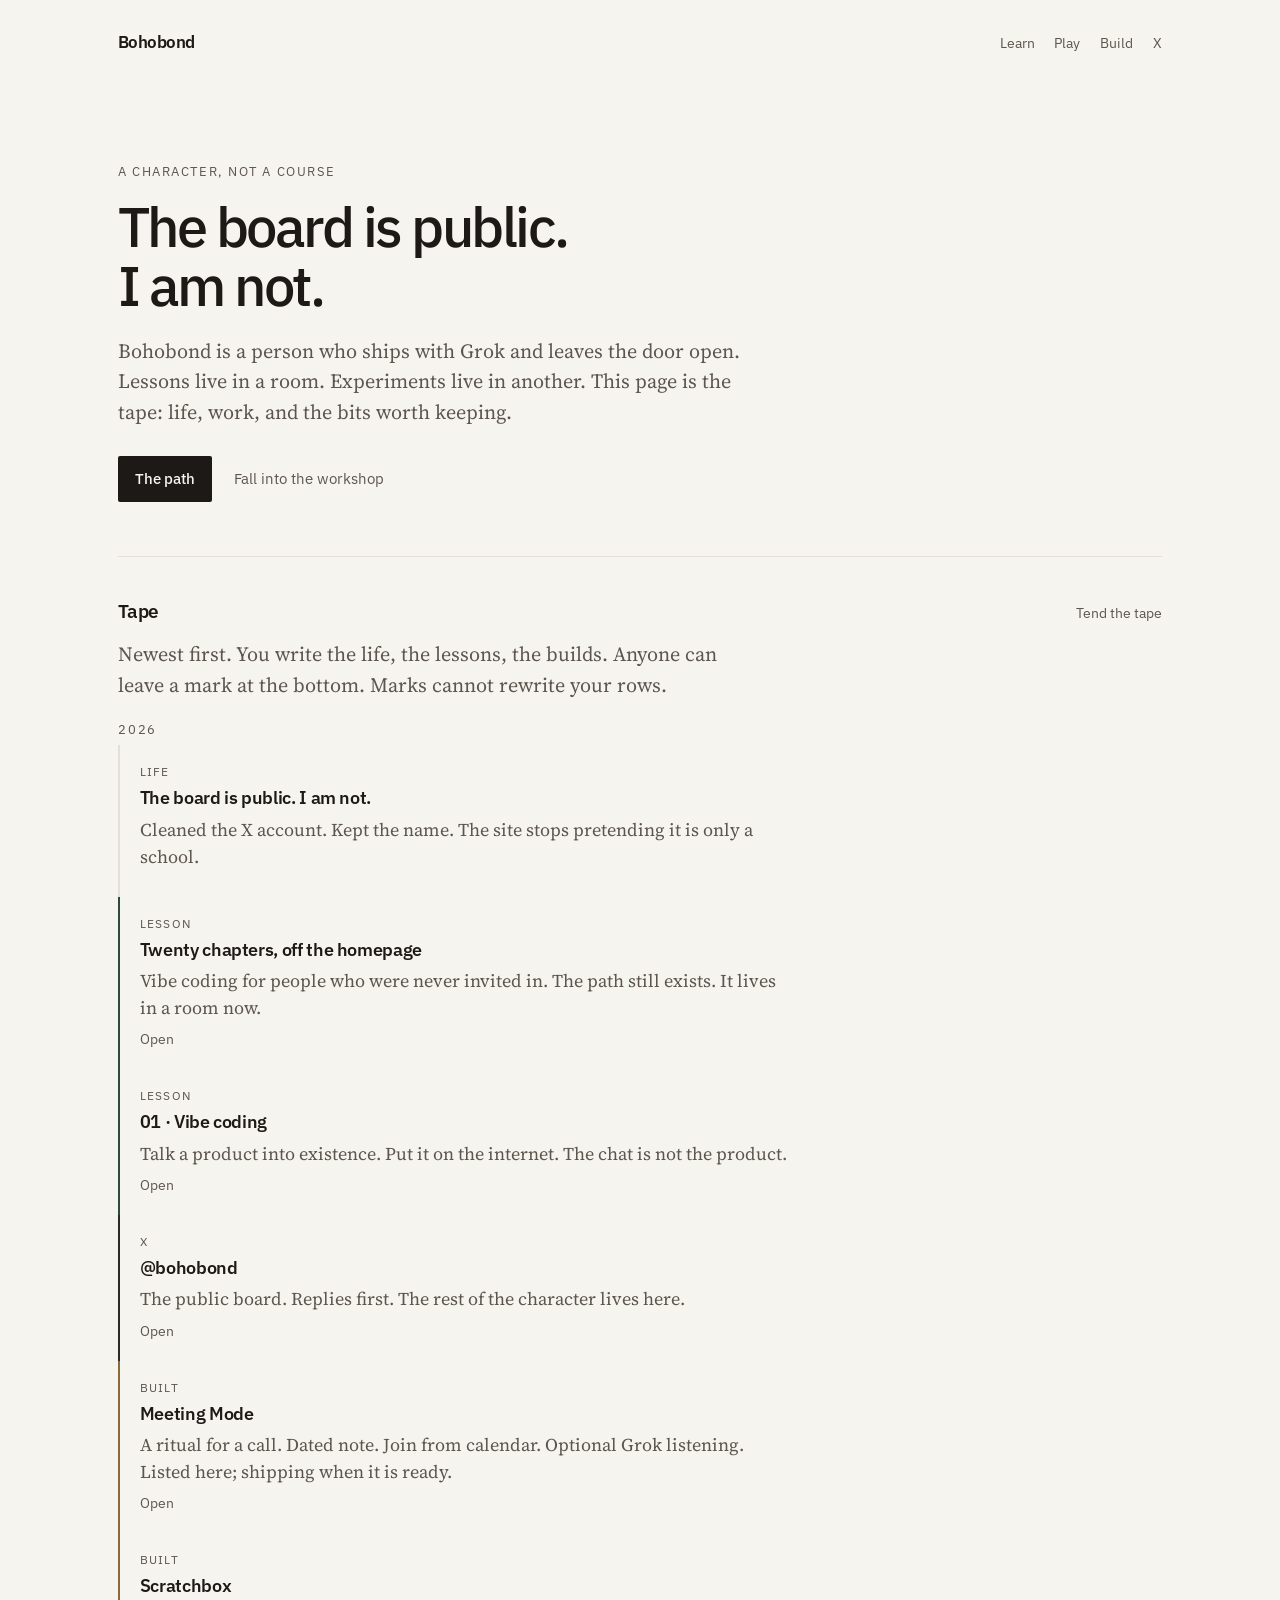
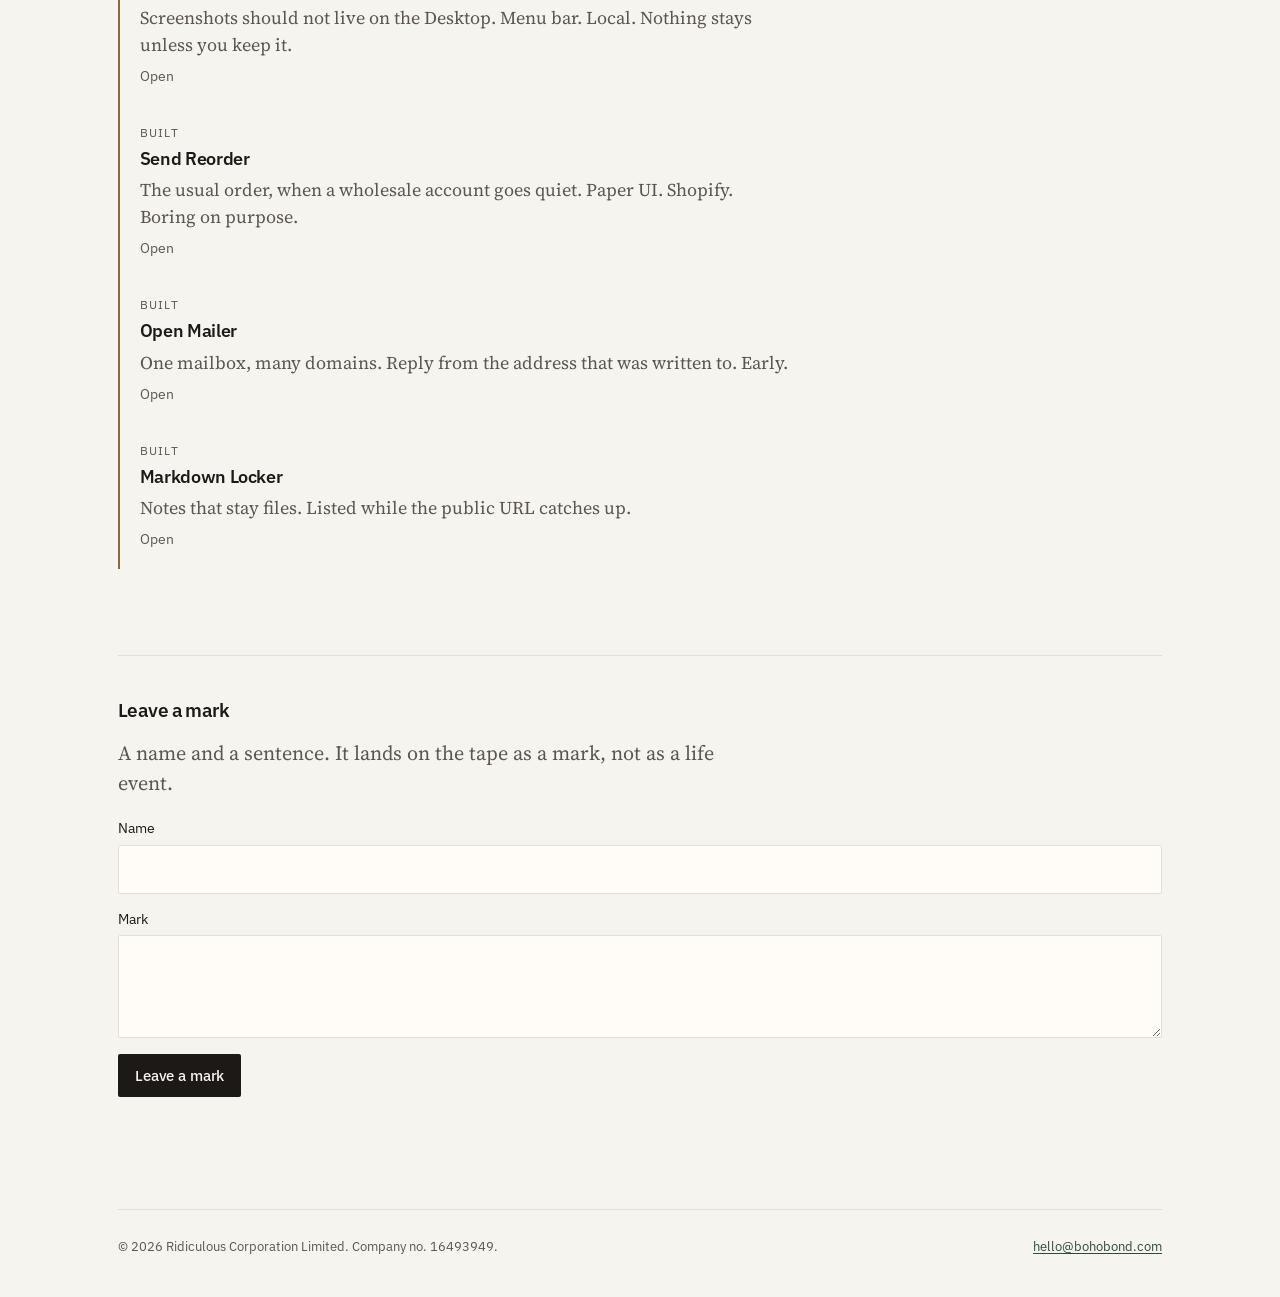
<file: index.html>
<!DOCTYPE html>
<html lang="en">
<head>
  <meta charset="utf-8" />
  <meta name="viewport" content="width=device-width, initial-scale=1" />
  <title>Bohobond</title>
  <meta name="description" content="A public board for a private person. Lessons, things shipped, and a workshop floor." />
  <link rel="preconnect" href="https://fonts.googleapis.com" />
  <link rel="preconnect" href="https://fonts.gstatic.com" crossorigin />
  <link href="https://fonts.googleapis.com/css2?family=IBM+Plex+Sans:wght@400;500;600&family=Source+Serif+4:ital,opsz,wght@0,8..60,400;1,8..60,400&display=swap" rel="stylesheet" />
  <link rel="stylesheet" href="/styles.css" />
  <link rel="stylesheet" href="/talk.css" />
  <link rel="stylesheet" href="/tape.css" />
  <link rel="icon" type="image/svg+xml" href="/favicon.svg" />
</head>
<body>
  <header>
    <a class="wordmark" href="/">Bohobond</a>
    <nav>
      <a href="/learn">Learn</a>
      <a href="/play">Play</a>
      <a href="/build">Build</a>
      <a href="https://x.com/bohobond">X</a>
    </nav>
  </header>

  <main>
    <section class="hero">
      <p class="eyebrow">A character, not a course</p>
      <h1>The board is public.<br />I am not.</h1>
      <p class="lede">Bohobond is a person who ships with Grok and leaves the door open. Lessons live in a room. Experiments live in another. This page is the tape: life, work, and the bits worth keeping.</p>
      <p class="actions">
        <a class="btn" href="/learn">The path</a>
        <a class="text-link" href="/play">Fall into the workshop</a>
      </p>
    </section>

    <section id="tape-wrap">
      <div class="article-bar">
        <h2>Tape</h2>
        <button type="button" class="text-btn" id="tend-tape">Tend the tape</button>
      </div>
      <p class="lede tight">Newest first. You write the life, the lessons, the builds. Anyone can leave a mark at the bottom. Marks cannot rewrite your rows.</p>

      <form id="owner-form" class="tape-form hide" autocomplete="off">
        <input type="hidden" name="id" />
        <div class="tape-fields">
          <label>Kind
            <select name="kind">
              <option value="life">Life</option>
              <option value="lesson">Lesson</option>
              <option value="built">Build</option>
              <option value="note">Note</option>
              <option value="film">Film</option>
              <option value="x">X</option>
            </select>
          </label>
          <label>Date <input type="date" name="at" /></label>
        </div>
        <label>Title <input type="text" name="title" maxlength="120" required /></label>
        <label>Body <textarea name="body" rows="3" maxlength="600" required></textarea></label>
        <label>Link <input type="text" name="href" maxlength="300" placeholder="/learn or https://" /></label>
        <p class="actions">
          <button class="btn" type="submit">Add to tape</button>
          <button type="button" class="text-btn" id="owner-clear">Clear</button>
        </p>
      </form>

      <div id="tape" class="tape"></div>
      <p class="edit-status" id="tape-status"></p>
    </section>

    <section id="mark">
      <h2>Leave a mark</h2>
      <p class="lede tight">A name and a sentence. It lands on the tape as a mark, not as a life event.</p>
      <form id="mark-form" class="comment-form">
        <label>Name <input type="text" name="name" maxlength="60" required /></label>
        <label>Mark <textarea name="body" rows="3" maxlength="400" required></textarea></label>
        <p class="actions">
          <button class="btn" type="submit">Leave a mark</button>
        </p>
      </form>
    </section>
  </main>

  <footer>
    <span>© 2026 Ridiculous Corporation Limited. Company no. 16493949.</span>
    <span><a href="mailto:hello@bohobond.com">hello@bohobond.com</a></span>
  </footer>

  <script src="/site.js"></script>
  <script>bootTimeline();</script>
</body>
</html>
</file>
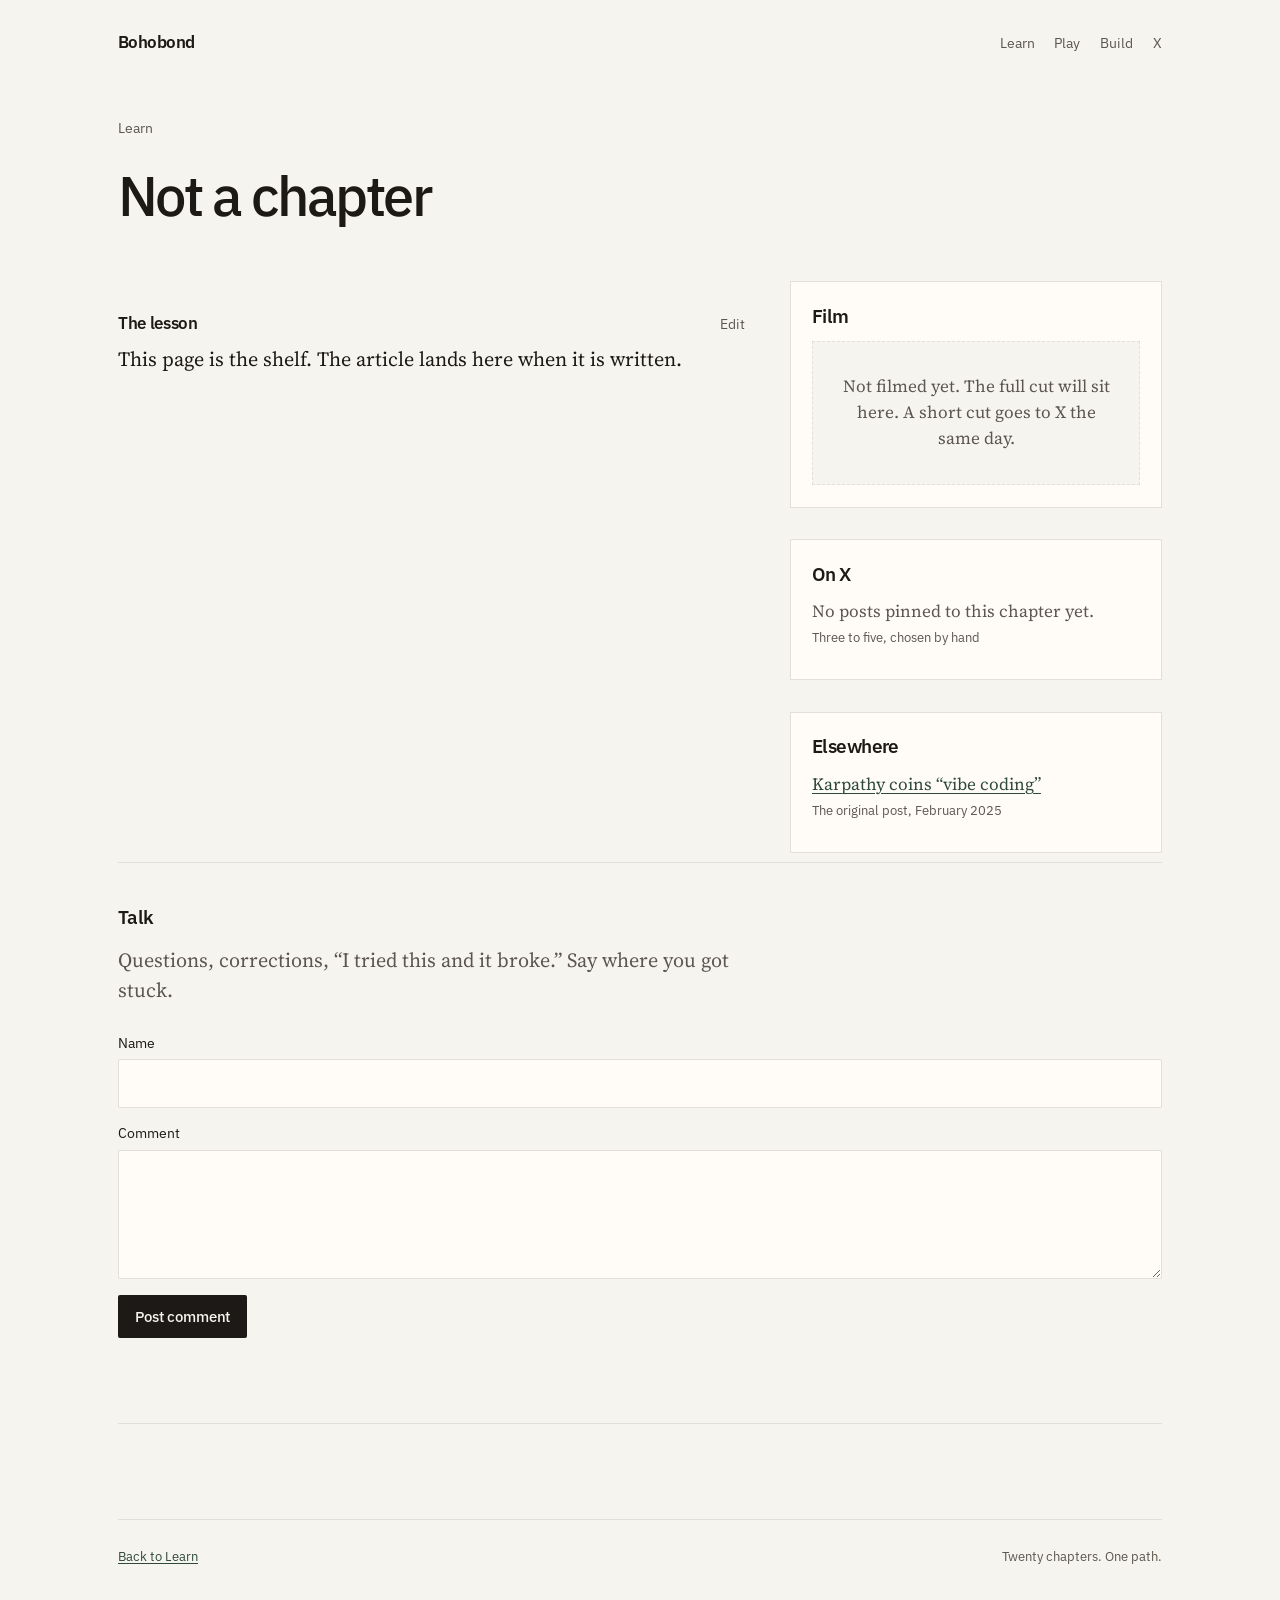
<file: accounts.html>
<!DOCTYPE html>
<html lang="en">
<head>
  <meta charset="utf-8" />
  <meta name="viewport" content="width=device-width, initial-scale=1" />
  <title>Chapter — Bohobond</title>
  <meta name="description" content="A chapter from the Bohobond spine." />
  <link rel="preconnect" href="https://fonts.googleapis.com" />
  <link rel="preconnect" href="https://fonts.gstatic.com" crossorigin />
  <link href="https://fonts.googleapis.com/css2?family=IBM+Plex+Sans:wght@400;500;600&family=Source+Serif+4:ital,opsz,wght@0,8..60,400;1,8..60,400&display=swap" rel="stylesheet" />
  <link rel="stylesheet" href="/styles.css" />
  <link rel="stylesheet" href="/talk.css" />
  <link rel="icon" type="image/svg+xml" href="/favicon.svg" />
</head>
<body>
  <header>
    <a class="wordmark" href="/">Bohobond</a>
    <nav>
      <a href="/learn">Learn</a>
      <a href="/play">Play</a>
      <a href="/build">Build</a>
      <a href="https://x.com/bohobond">X</a>
    </nav>
  </header>

  <main>
    <p class="crumb"><a href="/learn">Learn</a> <span id="part"></span></p>
    <section class="hero" style="padding-top:0;padding-bottom:1.5rem">
      <p class="eyebrow" id="num"></p>
      <h1 id="title"></h1>
      <p class="lede" id="one"></p>
    </section>

    <div class="grid">
      <article class="article">
        <div class="article-bar">
          <h2>The lesson</h2>
          <div class="edit-actions">
            <button type="button" class="text-btn" id="edit-btn">Edit</button>
            <button type="button" class="text-btn hide" id="save-btn">Save</button>
            <button type="button" class="text-btn hide" id="cancel-btn">Cancel</button>
          </div>
        </div>
        <div id="article-body">
          <p class="lead">This page is the shelf. The article lands here when it is written.</p>
        </div>
        <p class="edit-status" id="edit-status"></p>
      </article>
      <aside class="side">
        <section class="slot">
          <h2>Film</h2>
          <div class="film">Not filmed yet. The full cut will sit here. A short cut goes to X the same day.</div>
        </section>
        <section class="notes">
          <h2>On X</h2>
          <ul>
            <li>No posts pinned to this chapter yet.<span class="src">Three to five, chosen by hand</span></li>
          </ul>
        </section>
        <section class="notes">
          <h2>Elsewhere</h2>
          <ul>
            <li><a href="https://x.com/karpathy/status/1886192184808149383">Karpathy coins “vibe coding”</a><span class="src">The original post, February 2025</span></li>
          </ul>
        </section>
      </aside>
    </div>

    <section class="talk" id="talk">
      <h2>Talk</h2>
      <p class="lede tight">Questions, corrections, “I tried this and it broke.” Say where you got stuck.</p>
      <ol class="comments" id="comments"></ol>
      <form class="comment-form" id="comment-form">
        <label>Name <input type="text" name="name" maxlength="60" required /></label>
        <label>Comment <textarea name="body" rows="4" maxlength="2000" required></textarea></label>
        <p class="actions">
          <button class="btn" type="submit">Post comment</button>
          <span class="edit-status" id="comment-status"></span>
        </p>
      </form>
    </section>

    <nav class="pager" id="pager"></nav>
  </main>

  <footer>
    <span><a href="/learn">Back to Learn</a></span>
    <span>Twenty chapters. One path.</span>
  </footer>

  <script src="/school.js"></script>
  <script>renderChapter();</script>
</body>
</html>
</file>
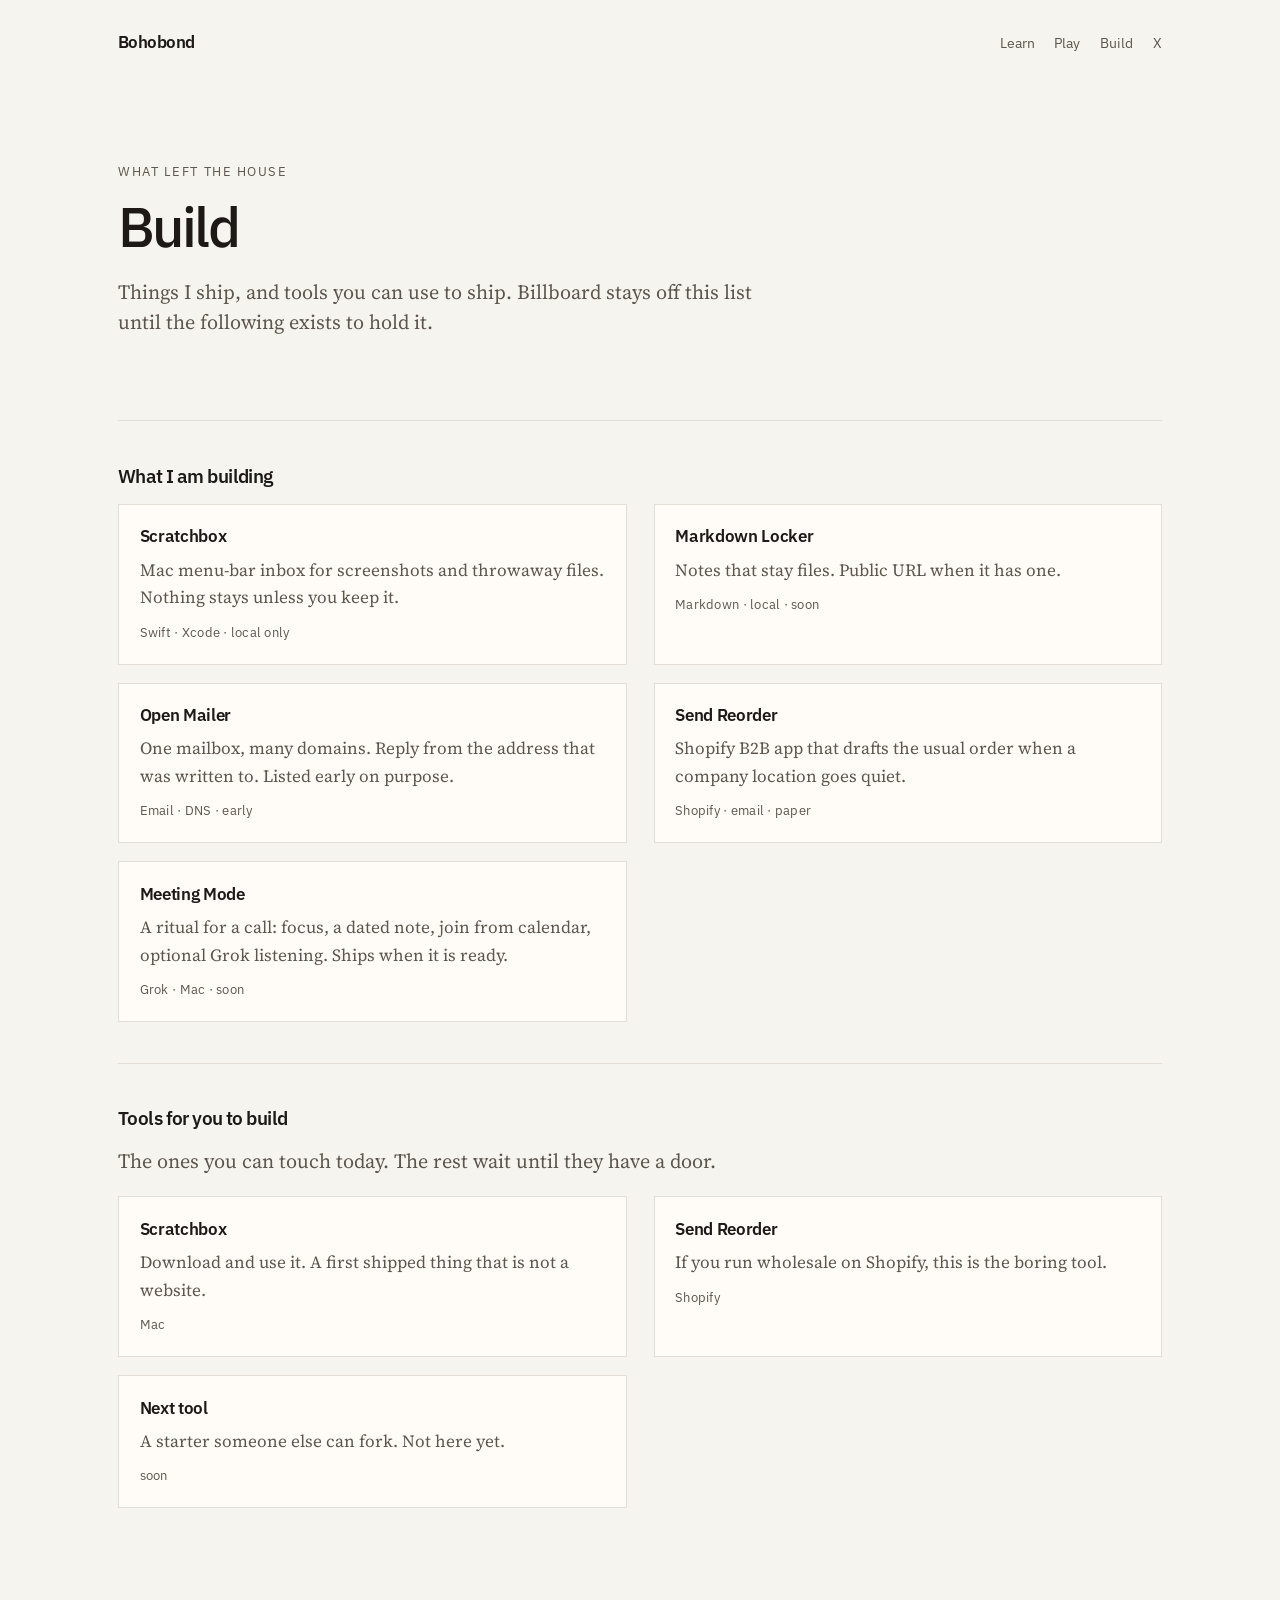
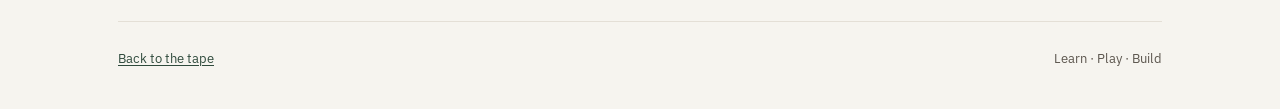
<file: build.html>
<!DOCTYPE html>
<html lang="en">
<head>
  <meta charset="utf-8" />
  <meta name="viewport" content="width=device-width, initial-scale=1" />
  <title>Build — Bohobond</title>
  <meta name="description" content="What Bohobond is building, and tools for you to build." />
  <link rel="preconnect" href="https://fonts.googleapis.com" />
  <link rel="preconnect" href="https://fonts.gstatic.com" crossorigin />
  <link href="https://fonts.googleapis.com/css2?family=IBM+Plex+Sans:wght@400;500;600&family=Source+Serif+4:ital,opsz,wght@0,8..60,400;1,8..60,400&display=swap" rel="stylesheet" />
  <link rel="stylesheet" href="/styles.css" />
  <link rel="icon" type="image/svg+xml" href="/favicon.svg" />
</head>
<body>
  <header>
    <a class="wordmark" href="/">Bohobond</a>
    <nav>
      <a href="/learn">Learn</a>
      <a href="/play">Play</a>
      <a href="/build">Build</a>
      <a href="https://x.com/bohobond">X</a>
    </nav>
  </header>

  <main>
    <section class="hero">
      <p class="eyebrow">What left the house</p>
      <h1>Build</h1>
      <p class="lede">Things I ship, and tools you can use to ship. Billboard stays off this list until the following exists to hold it.</p>
    </section>

    <section>
      <h2>What I am building</h2>
      <ul class="projects">
        <li>
          <strong><a href="https://scratchbox.xyz">Scratchbox</a></strong>
          <span>Mac menu-bar inbox for screenshots and throwaway files. Nothing stays unless you keep it.</span>
          <span class="tags">Swift · Xcode · local only</span>
        </li>
        <li>
          <strong>Markdown Locker</strong>
          <span>Notes that stay files. Public URL when it has one.</span>
          <span class="tags">Markdown · local · soon</span>
        </li>
        <li>
          <strong>Open Mailer</strong>
          <span>One mailbox, many domains. Reply from the address that was written to. Listed early on purpose.</span>
          <span class="tags">Email · DNS · early</span>
        </li>
        <li>
          <strong><a href="https://sendreorder.com">Send Reorder</a></strong>
          <span>Shopify B2B app that drafts the usual order when a company location goes quiet.</span>
          <span class="tags">Shopify · email · paper</span>
        </li>
        <li>
          <strong>Meeting Mode</strong>
          <span>A ritual for a call: focus, a dated note, join from calendar, optional Grok listening. Ships when it is ready.</span>
          <span class="tags">Grok · Mac · soon</span>
        </li>
      </ul>
    </section>

    <section>
      <h2>Tools for you to build</h2>
      <p class="lede tight">The ones you can touch today. The rest wait until they have a door.</p>
      <ul class="projects">
        <li>
          <strong><a href="https://scratchbox.xyz">Scratchbox</a></strong>
          <span>Download and use it. A first shipped thing that is not a website.</span>
          <span class="tags">Mac</span>
        </li>
        <li>
          <strong><a href="https://sendreorder.com">Send Reorder</a></strong>
          <span>If you run wholesale on Shopify, this is the boring tool.</span>
          <span class="tags">Shopify</span>
        </li>
        <li>
          <strong>Next tool</strong>
          <span>A starter someone else can fork. Not here yet.</span>
          <span class="tags">soon</span>
        </li>
      </ul>
    </section>
  </main>

  <footer>
    <span><a href="/">Back to the tape</a></span>
    <span>Learn · Play · Build</span>
  </footer>
</body>
</html>
</file>
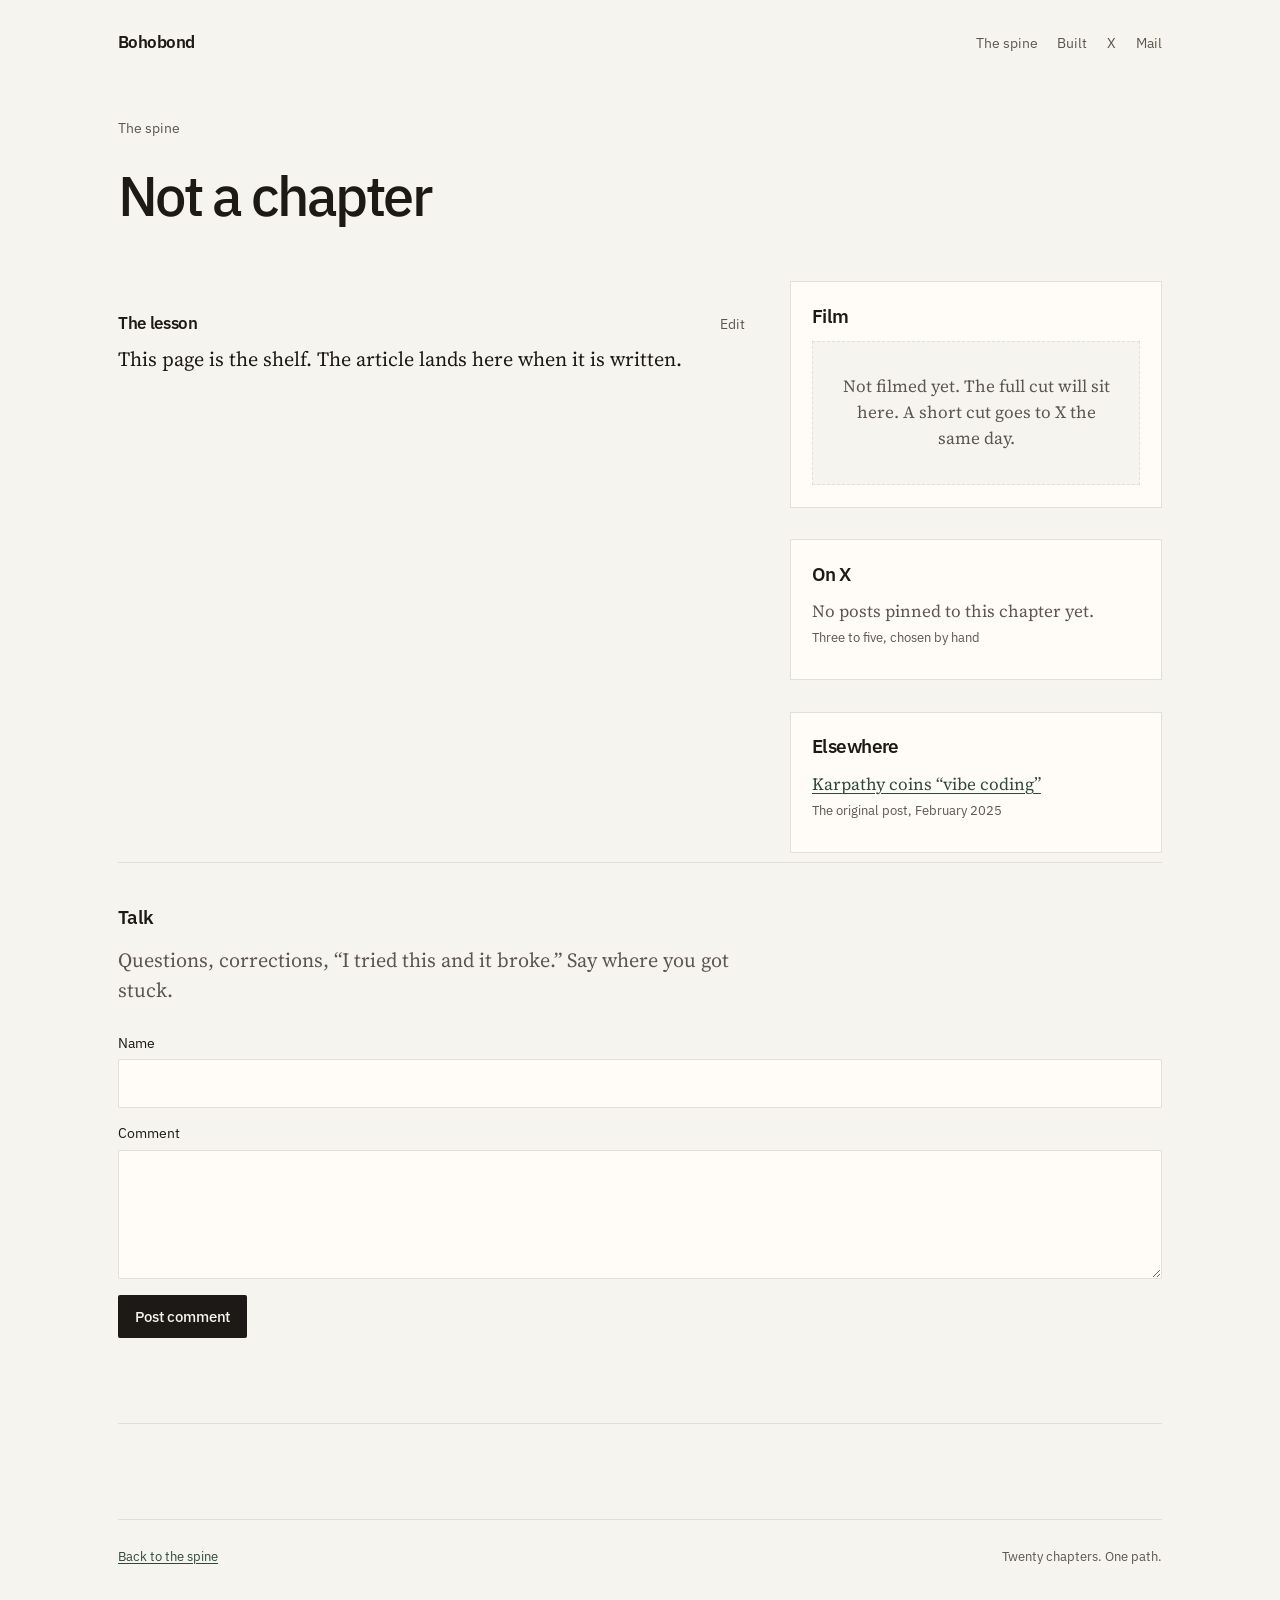
<file: chapter.html>
<!DOCTYPE html>
<html lang="en">
<head>
  <meta charset="utf-8" />
  <meta name="viewport" content="width=device-width, initial-scale=1" />
  <title>Chapter — Bohobond</title>
  <meta name="description" content="A chapter from the Bohobond spine." />
  <link rel="preconnect" href="https://fonts.googleapis.com" />
  <link rel="preconnect" href="https://fonts.gstatic.com" crossorigin />
  <link href="https://fonts.googleapis.com/css2?family=IBM+Plex+Sans:wght@400;500;600&family=Source+Serif+4:ital,opsz,wght@0,8..60,400;1,8..60,400&display=swap" rel="stylesheet" />
  <link rel="stylesheet" href="/styles.css" />
  <link rel="stylesheet" href="/talk.css" />
  <link rel="icon" type="image/svg+xml" href="/favicon.svg" />
</head>
<body>
  <header>
    <a class="wordmark" href="/">Bohobond</a>
    <nav>
      <a href="/#spine">The spine</a>
      <a href="/#built">Built</a>
      <a href="https://x.com/bohobond">X</a>
      <a href="mailto:hello@bohobond.com">Mail</a>
    </nav>
  </header>

  <main>
    <p class="crumb"><a href="/#spine">The spine</a> <span id="part"></span></p>
    <section class="hero" style="padding-top:0;padding-bottom:1.5rem">
      <p class="eyebrow" id="num"></p>
      <h1 id="title"></h1>
      <p class="lede" id="one"></p>
    </section>

    <div class="grid">
      <article class="article">
        <div class="article-bar">
          <h2>The lesson</h2>
          <div class="edit-actions">
            <button type="button" class="text-btn" id="edit-btn">Edit</button>
            <button type="button" class="text-btn hide" id="save-btn">Save</button>
            <button type="button" class="text-btn hide" id="cancel-btn">Cancel</button>
          </div>
        </div>
        <div id="article-body">
          <p class="lead">This page is the shelf. The article lands here when it is written.</p>
        </div>
        <p class="edit-status" id="edit-status"></p>
      </article>
      <aside class="side">
        <section class="slot">
          <h2>Film</h2>
          <div class="film">Not filmed yet. The full cut will sit here. A short cut goes to X the same day.</div>
        </section>
        <section class="notes">
          <h2>On X</h2>
          <ul>
            <li>No posts pinned to this chapter yet.<span class="src">Three to five, chosen by hand</span></li>
          </ul>
        </section>
        <section class="notes">
          <h2>Elsewhere</h2>
          <ul>
            <li><a href="https://x.com/karpathy/status/1886192184808149383">Karpathy coins “vibe coding”</a><span class="src">The original post, February 2025</span></li>
          </ul>
        </section>
      </aside>
    </div>

    <section class="talk" id="talk">
      <h2>Talk</h2>
      <p class="lede tight">Questions, corrections, “I tried this and it broke.” Say where you got stuck.</p>
      <ol class="comments" id="comments"></ol>
      <form class="comment-form" id="comment-form">
        <label>Name <input type="text" name="name" maxlength="60" required /></label>
        <label>Comment <textarea name="body" rows="4" maxlength="2000" required></textarea></label>
        <p class="actions">
          <button class="btn" type="submit">Post comment</button>
          <span class="edit-status" id="comment-status"></span>
        </p>
      </form>
    </section>

    <nav class="pager" id="pager"></nav>
  </main>

  <footer>
    <span><a href="/#spine">Back to the spine</a></span>
    <span>Twenty chapters. One path.</span>
  </footer>

  <script src="/school.js"></script>
  <script>renderChapter();</script>
</body>
</html>
</file>
<file: styles.css>
:root {
  --bg: #f6f4ef;
  --bg-elev: #fffcf7;
  --ink: #1c1916;
  --ink-soft: #5c564e;
  --line: #e4dfd6;
  --accent: #2f4a3c;
  --accent-hover: #24382e;
  --max: 44rem;
  --wide: 58rem;
}

* { box-sizing: border-box; }
html { font-size: 18px; }
body {
  margin: 0;
  background: var(--bg);
  color: var(--ink);
  font-family: "Source Serif 4", "Iowan Old Style", "Palatino Linotype", Palatino, serif;
  line-height: 1.5;
  min-height: 100vh;
  display: flex;
  flex-direction: column;
}

a {
  color: var(--accent);
  text-decoration-thickness: 1px;
  text-underline-offset: 0.18em;
}
a:hover { color: var(--accent-hover); }

header, main, footer {
  width: min(var(--wide), calc(100% - 2.5rem));
  margin-left: auto;
  margin-right: auto;
}

header {
  padding: 1.6rem 0 0;
  display: flex;
  justify-content: space-between;
  align-items: baseline;
  gap: 1rem;
}

.wordmark {
  font-family: "IBM Plex Sans", "Helvetica Neue", Helvetica, Arial, sans-serif;
  font-weight: 600;
  font-size: 0.95rem;
  letter-spacing: -0.03em;
  color: var(--ink);
  text-decoration: none;
}
.wordmark:hover { color: var(--ink); }

nav {
  font-family: "IBM Plex Sans", "Helvetica Neue", Helvetica, Arial, sans-serif;
  font-size: 0.8rem;
  color: var(--ink-soft);
  display: flex;
  gap: 1.1rem;
}
nav a { color: var(--ink-soft); text-decoration: none; }
nav a:hover { color: var(--ink); }

main { flex: 1; padding: 3.5rem 0 4rem; }

.hero { max-width: var(--max); padding: 2.5rem 0 3rem; border-top: 0; }

.eyebrow {
  font-family: "IBM Plex Sans", "Helvetica Neue", Helvetica, Arial, sans-serif;
  font-size: 0.72rem;
  letter-spacing: 0.12em;
  text-transform: uppercase;
  color: var(--ink-soft);
  margin: 0 0 0.85rem;
}

h1 {
  font-family: "IBM Plex Sans", "Helvetica Neue", Helvetica, Arial, sans-serif;
  font-weight: 500;
  font-size: clamp(2rem, 5vw, 3.1rem);
  letter-spacing: -0.045em;
  line-height: 1.06;
  margin: 0 0 1.15rem;
}

h2 {
  font-family: "IBM Plex Sans", "Helvetica Neue", Helvetica, Arial, sans-serif;
  font-weight: 575;
  font-size: 1.05rem;
  letter-spacing: -0.03em;
  margin: 0 0 0.75rem;
}

section { padding: 2.25rem 0; border-top: 1px solid var(--line); }

.lede {
  font-size: 1.12rem;
  color: var(--ink-soft);
  max-width: 36rem;
  margin: 0 0 1.6rem;
}
.lede.tight { margin-bottom: 1.1rem; }

.script {
  border-left: 2px solid var(--accent);
  padding: 0.1rem 0 0.1rem 1.1rem;
  color: var(--ink);
  font-style: italic;
  margin: 0 0 2rem;
  max-width: 34rem;
}

.actions {
  display: flex;
  flex-wrap: wrap;
  align-items: center;
  gap: 1rem 1.25rem;
  margin: 0;
  font-family: "IBM Plex Sans", "Helvetica Neue", Helvetica, Arial, sans-serif;
}

.btn {
  display: inline-block;
  background: var(--ink);
  color: var(--bg);
  text-decoration: none;
  font-family: "IBM Plex Sans", "Helvetica Neue", Helvetica, Arial, sans-serif;
  font-size: 0.85rem;
  font-weight: 500;
  letter-spacing: -0.01em;
  padding: 0.65rem 0.95rem;
  border-radius: 2px;
}
.btn:hover { background: var(--accent); color: var(--bg); }

.text-link {
  font-size: 0.85rem;
  color: var(--ink-soft);
  text-decoration: none;
}
.text-link:hover { color: var(--ink); }

.spine {
  list-style: none;
  margin: 0;
  padding: 0;
}
.spine li { border-top: 1px solid var(--line); }
.spine li:first-child { border-top: 0; }
.spine a {
  display: grid;
  grid-template-columns: 2.4rem 1fr auto;
  gap: 0.9rem;
  align-items: baseline;
  padding: 0.7rem 0;
  color: inherit;
  text-decoration: none;
}
.spine a:hover .t { color: var(--accent); }
.spine .n {
  font-family: "IBM Plex Sans", "Helvetica Neue", Helvetica, Arial, sans-serif;
  font-size: 0.78rem;
  color: var(--ink-soft);
  font-variant-numeric: tabular-nums;
}
.spine .t {
  font-family: "IBM Plex Sans", "Helvetica Neue", Helvetica, Arial, sans-serif;
  font-weight: 500;
  letter-spacing: -0.02em;
}
.spine .one {
  display: block;
  color: var(--ink-soft);
  font-size: 0.95rem;
  margin-top: 0.15rem;
}
.spine .st {
  font-family: "IBM Plex Sans", "Helvetica Neue", Helvetica, Arial, sans-serif;
  font-size: 0.72rem;
  letter-spacing: 0.08em;
  text-transform: uppercase;
  color: var(--ink-soft);
}
.part {
  font-family: "IBM Plex Sans", "Helvetica Neue", Helvetica, Arial, sans-serif;
  font-size: 0.72rem;
  letter-spacing: 0.12em;
  text-transform: uppercase;
  color: var(--ink-soft);
  margin: 1.6rem 0 0.4rem;
}
.part:first-child { margin-top: 0.4rem; }

.projects {
  list-style: none;
  margin: 0;
  padding: 0;
  display: grid;
  gap: 0.9rem;
}
@media (min-width: 720px) {
  .projects { grid-template-columns: 1fr 1fr; gap: 1rem 1.5rem; }
}
.projects li {
  background: var(--bg-elev);
  border: 1px solid var(--line);
  padding: 1.1rem 1.15rem 1.2rem;
}
.projects strong {
  display: block;
  font-family: "IBM Plex Sans", "Helvetica Neue", Helvetica, Arial, sans-serif;
  font-size: 0.92rem;
  font-weight: 600;
  letter-spacing: -0.02em;
  margin-bottom: 0.35rem;
}
.projects strong a { color: var(--ink); text-decoration: none; }
.projects strong a:hover { color: var(--accent); }
.projects span { color: var(--ink-soft); font-size: 0.95rem; }
.projects .tags {
  display: block;
  margin-top: 0.65rem;
  font-family: "IBM Plex Sans", "Helvetica Neue", Helvetica, Arial, sans-serif;
  font-size: 0.72rem;
  color: var(--ink-soft);
  letter-spacing: 0.02em;
}

.crumb {
  font-family: "IBM Plex Sans", "Helvetica Neue", Helvetica, Arial, sans-serif;
  font-size: 0.8rem;
  color: var(--ink-soft);
  margin: 0 0 1.5rem;
}
.crumb a { color: var(--ink-soft); text-decoration: none; }
.crumb a:hover { color: var(--ink); }

.article { max-width: var(--max); }
.article p { color: var(--ink-soft); margin: 0 0 1em; }
.article p.lead { color: var(--ink); font-size: 1.12rem; }

.side { display: grid; gap: 1.75rem; }
.slot, .notes {
  background: var(--bg-elev);
  border: 1px solid var(--line);
  padding: 1.1rem 1.15rem 1.2rem;
}
.slot h2, .notes h2 { margin-bottom: 0.6rem; }
.film {
  min-height: 8rem;
  display: grid;
  place-items: center;
  text-align: center;
  color: var(--ink-soft);
  font-size: 0.95rem;
  border: 1px dashed var(--line);
  padding: 1.25rem;
  background: var(--bg);
}
.notes ul { list-style: none; margin: 0; padding: 0; }
.notes li {
  padding: 0.55rem 0;
  border-top: 1px solid var(--line);
  color: var(--ink-soft);
  font-size: 0.95rem;
}
.notes li:first-child { border-top: 0; padding-top: 0; }
.notes .src {
  display: block;
  font-family: "IBM Plex Sans", "Helvetica Neue", Helvetica, Arial, sans-serif;
  font-size: 0.72rem;
  margin-top: 0.2rem;
}

.grid {
  display: grid;
  gap: 2rem;
}
@media (min-width: 860px) {
  .grid { grid-template-columns: 1.35fr 0.8fr; gap: 2.5rem; align-items: start; }
}

.pager {
  display: flex;
  justify-content: space-between;
  gap: 1rem;
  margin-top: 2.5rem;
  padding-top: 1.25rem;
  border-top: 1px solid var(--line);
  font-family: "IBM Plex Sans", "Helvetica Neue", Helvetica, Arial, sans-serif;
  font-size: 0.85rem;
}

footer {
  padding: 1.5rem 0 2.25rem;
  border-top: 1px solid var(--line);
  font-family: "IBM Plex Sans", "Helvetica Neue", Helvetica, Arial, sans-serif;
  font-size: 0.72rem;
  color: var(--ink-soft);
  display: flex;
  flex-wrap: wrap;
  gap: 0.35rem 1.25rem;
  justify-content: space-between;
}

@media (max-width: 640px) {
  main { padding-top: 1.5rem; }
  header { flex-wrap: wrap; }
  .spine a { grid-template-columns: 2.2rem 1fr; }
  .spine .st { display: none; }
}
</file>
<file: talk.css>
.article h2 {
  font-family: "IBM Plex Sans", "Helvetica Neue", Helvetica, Arial, sans-serif;
  font-size: 0.95rem;
  font-weight: 575;
  letter-spacing: -0.02em;
  margin: 1.6rem 0 0.5rem;
}
.article ul { padding-left: 1.15rem; color: var(--ink-soft); }
.article li { margin: 0.25rem 0; }
.article-bar {
  display: flex;
  justify-content: space-between;
  align-items: baseline;
  gap: 1rem;
}
.edit-actions { display: flex; gap: 0.8rem; }
.text-btn {
  font-family: "IBM Plex Sans", "Helvetica Neue", Helvetica, Arial, sans-serif;
  font-size: 0.78rem;
  background: none;
  border: 0;
  padding: 0;
  color: var(--ink-soft);
  cursor: pointer;
}
.text-btn:hover { color: var(--ink); }
.hide { display: none !important; }
#article-body.editing {
  outline: 1px dashed var(--line);
  background: var(--bg-elev);
  padding: 0.75rem 0.9rem;
}
.edit-status {
  font-family: "IBM Plex Sans", "Helvetica Neue", Helvetica, Arial, sans-serif;
  font-size: 0.78rem;
  color: var(--ink-soft);
  min-height: 1.2em;
}
.talk { margin-top: 0.5rem; }
.comments { list-style: none; margin: 0 0 1.5rem; padding: 0; }
.comments li { padding: 0.9rem 0; border-top: 1px solid var(--line); }
.comments li.empty { color: var(--ink-soft); border-top: 0; }
.comments strong {
  font-family: "IBM Plex Sans", "Helvetica Neue", Helvetica, Arial, sans-serif;
  font-size: 0.88rem;
}
.comments time {
  display: block;
  font-family: "IBM Plex Sans", "Helvetica Neue", Helvetica, Arial, sans-serif;
  font-size: 0.72rem;
  color: var(--ink-soft);
  margin: 0.15rem 0 0.35rem;
}
.comments p { margin: 0; color: var(--ink-soft); }
.comment-form label {
  display: block;
  font-family: "IBM Plex Sans", "Helvetica Neue", Helvetica, Arial, sans-serif;
  font-size: 0.78rem;
  margin: 0 0 0.85rem;
}
.comment-form input,
.comment-form textarea {
  display: block;
  width: 100%;
  margin-top: 0.3rem;
  font: inherit;
  font-size: 1rem;
  color: var(--ink);
  background: var(--bg-elev);
  border: 1px solid var(--line);
  padding: 0.55rem 0.65rem;
  border-radius: 2px;
}
.comment-form .btn { border: 0; cursor: pointer; }

.tape { margin-top: 0.5rem; }
.tape-year {
  font-family: "IBM Plex Sans", "Helvetica Neue", Helvetica, Arial, sans-serif;
  font-size: 0.72rem;
  letter-spacing: 0.14em;
  text-transform: uppercase;
  color: var(--ink-soft);
  padding: 1.4rem 0 0.35rem;
  border-top: 1px solid var(--line);
}
.tape-year:first-child { border-top: 0; padding-top: 0; }
.tape-item {
  display: block;
  padding: 0.95rem 0 1.05rem 1.1rem;
  border-left: 2px solid var(--line);
  color: inherit;
  text-decoration: none;
}
.tape-item + .tape-item { margin-top: 0; }
a.tape-item:hover strong { color: var(--accent); }
.tape-item .k {
  display: block;
  font-family: "IBM Plex Sans", "Helvetica Neue", Helvetica, Arial, sans-serif;
  font-size: 0.68rem;
  letter-spacing: 0.1em;
  text-transform: uppercase;
  color: var(--ink-soft);
  margin-bottom: 0.2rem;
}
.tape-item strong {
  font-family: "IBM Plex Sans", "Helvetica Neue", Helvetica, Arial, sans-serif;
  font-weight: 575;
  letter-spacing: -0.02em;
}
.tape-item p {
  margin: 0.25rem 0 0;
  color: var(--ink-soft);
  max-width: 36rem;
}
.kind-lesson { border-left-color: var(--accent); }
.kind-built { border-left-color: #8a6a3b; }
.kind-x { border-left-color: #2a2a2a; }
.kind-mark { border-left-color: #7a4a4a; }

body.play { background: #12110f; color: #f3efe6; }
body.play header, body.play main, body.play footer { width: min(58rem, calc(100% - 2.5rem)); }
body.play .wordmark, body.play .wordmark:hover { color: #f3efe6; }
body.play nav a { color: #9a9488; }
body.play nav a:hover { color: #f3efe6; }
body.play .eyebrow { color: #9a9488; }
body.play .lede { color: #c6bfb2; }
.play-main { padding: 3.5rem 0 5rem; }
.play-grid {
  display: grid;
  gap: 1rem;
  margin-top: 2.5rem;
}
@media (min-width: 720px) {
  .play-grid { grid-template-columns: 1fr 1fr 1fr; }
}
.play-card {
  min-height: 14rem;
  border: 1px solid #2a2824;
  background: #1a1916;
  padding: 1.15rem 1.2rem;
}
.play-card span {
  font-family: "IBM Plex Sans", "Helvetica Neue", Helvetica, Arial, sans-serif;
  font-size: 0.68rem;
  letter-spacing: 0.12em;
  color: #9a9488;
}
.play-card strong {
  display: block;
  font-family: "IBM Plex Sans", "Helvetica Neue", Helvetica, Arial, sans-serif;
  margin: 1.5rem 0 0.4rem;
  letter-spacing: -0.03em;
}
.play-card p { color: #9a9488; margin: 0; }
</file>
<file: tape.css>
.tape-form {
  background: var(--bg-elev);
  border: 1px solid var(--line);
  padding: 1.1rem 1.15rem 1.2rem;
  margin: 0 0 1.5rem;
}
.tape-form label {
  display: block;
  font-family: "IBM Plex Sans", "Helvetica Neue", Helvetica, Arial, sans-serif;
  font-size: 0.78rem;
  margin: 0 0 0.85rem;
}
.tape-form input,
.tape-form textarea,
.tape-form select {
  display: block;
  width: 100%;
  margin-top: 0.3rem;
  font: inherit;
  font-size: 1rem;
  color: var(--ink);
  background: var(--bg);
  border: 1px solid var(--line);
  padding: 0.55rem 0.65rem;
  border-radius: 2px;
}
.tape-fields {
  display: grid;
  gap: 0.8rem;
}
@media (min-width: 640px) {
  .tape-fields { grid-template-columns: 1fr 1fr; }
}
.tape-meta {
  display: flex;
  gap: 0.9rem;
  margin-top: 0.45rem;
  font-family: "IBM Plex Sans", "Helvetica Neue", Helvetica, Arial, sans-serif;
  font-size: 0.78rem;
}
.tape-open {
  color: var(--ink-soft);
  text-decoration: none;
}
.tape-open:hover { color: var(--ink); }
.tape-form .btn { border: 0; cursor: pointer; }
</file>
